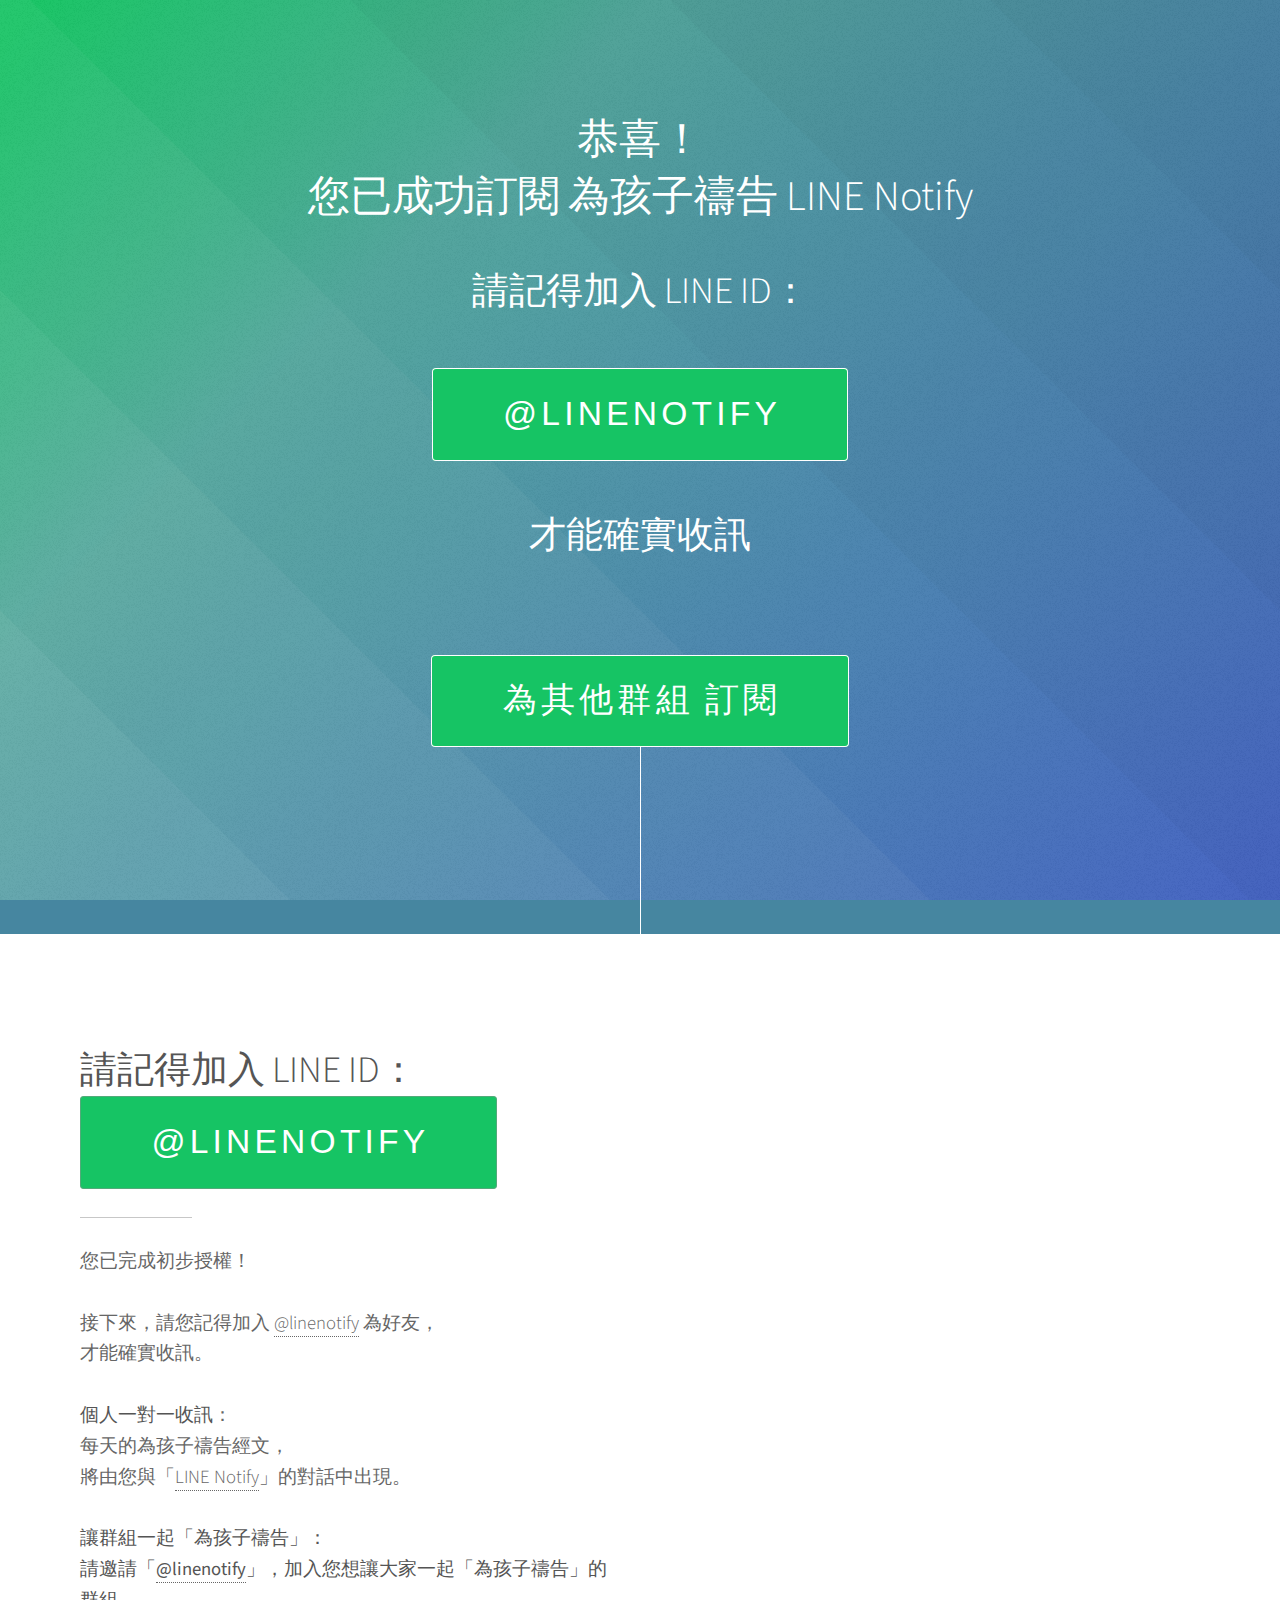
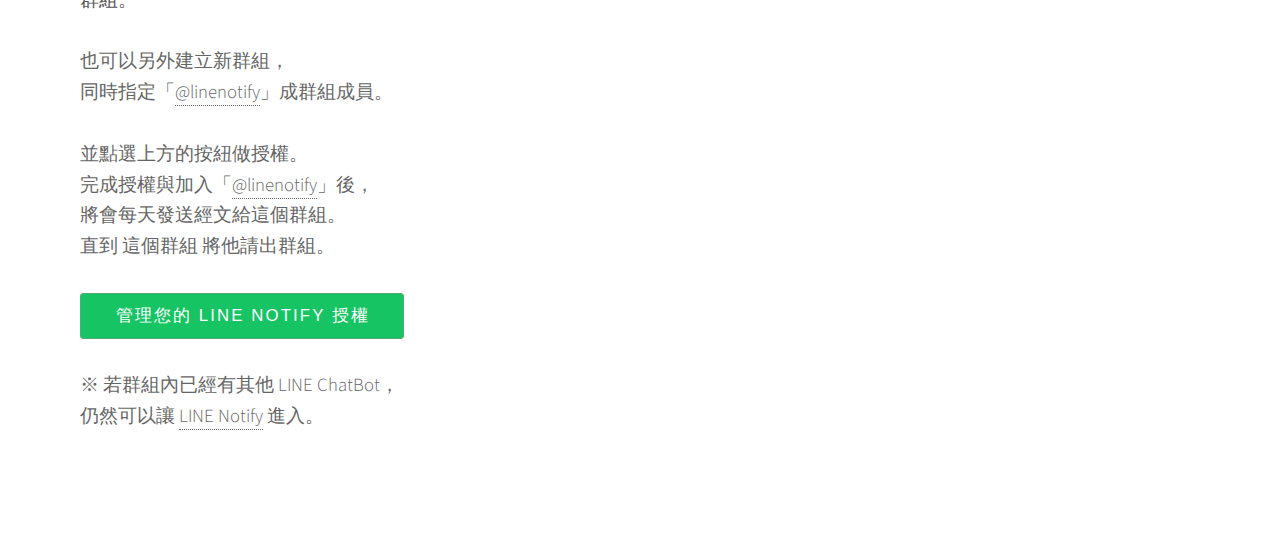
<file: ok.html>
<!DOCTYPE HTML>
<!--
	Photon by HTML5 UP
	html5up.net | @ajlkn
	Free for personal and commercial use under the CCA 3.0 license (html5up.net/license)
-->
<html>
	<head>
		<title>恭喜，您已成功訂閱 為孩子禱告 LINE Notify！ 每日訊息</title>
		<meta charset="utf-8" />
		<meta name="viewport" content="width=device-width, initial-scale=1, user-scalable=no" />
		<link rel="stylesheet" href="assets/css/main.css" />
		<noscript><link rel="stylesheet" href="assets/css/noscript.css" /></noscript>
	</head>
	<body class="is-preload">

		<!-- Header -->
			<section id="header">
				<div class="inner">
<!-- 					<span class="icon major fa-cloud"></span> -->
					<h1>恭喜！<br>您已成功訂閱 為孩子禱告 LINE Notify</p>
					<h2>請記得加入 LINE ID：<br /><br />
								<button style="color:#ffffff !important;;" onclick="location.href = 'https://line.me/R/ti/p/@linenotify'">@linenotify</button> <br/><br />才能確實收訊
					<ul class="actions special">
						<li><a href="https://notify-bot.line.me/oauth/authorize?response_type=code&client_id=87AQ3E0drt9209s0mYpYzl&redirect_uri=https%3A%2F%2Fscript.google.com%2Fmacros%2Fs%2FAKfycbxoTV8M7fQr5wFQiJRCEwcz5APEo0eHxBZ9UWFdkde3B9mqX6A%2Fexec&scope=notify&state=pw20190321_again" target="_blank" class="button scrolly">為其他群組 訂閱</a></li>
						<!-- <li><a href="#one" class="button scrolly">Discover</a></li> -->

					</ul>
				</div>
			</section>

		<!-- One -->
			<section id="one" class="main style1">
				<div class="container">
					<div class="row gtr-150">
						<div class="col-6 col-12-medium">
							<header class="major">
								<h2>請記得加入 LINE ID：<br />
								<button style="color:#ffffff !important;;" onclick="location.href = 'https://line.me/R/ti/p/@linenotify'">@linenotify</button> </h2>
							</header>
							<p>您已完成初步授權！<br /><br />
							接下來，請您記得加入 <a href="https://line.me/R/ti/p/@linenotify">@linenotify</a> 為好友，<br />才能確實收訊。<br /><br />
							<b>個人一對一收訊</b>：<br />
							每天的為孩子禱告經文，<br />
將由您與「<a href="https://line.me/R/ti/p/@linenotify">LINE Notify</a>」的對話中出現。<br />
<br />
<b>讓群組一起「為孩子禱告」：</b><br />
<b>請邀請「<a href="https://line.me/R/ti/p/@linenotify">@linenotify</a>」，加入您想讓大家一起「為孩子禱告」的群組。</b><br />
<br />
也可以另外建立新群組，<br />同時指定「<a href="https://line.me/R/ti/p/@linenotify">@linenotify</a>」成群組成員。<br />
<br />
並點選上方的按紐做授權。
<br />
完成授權與加入「<a href="https://line.me/R/ti/p/@linenotify">@linenotify</a>」後，<br />
將會每天發送經文給這個群組。<br />
直到 這個群組 將他請出群組。
<br /><br />
<button style="color:#ffffff !important;" onclick="window.open('https://notify-bot.line.me/my/', '_blank');"><b style="color:#ffffff !important;">管理您的 LINE Notify 授權</b></button>
<br /><br />
※ 若群組內已經有其他 LINE ChatBot，<br />
仍然可以讓 <a href="https://line.me/R/ti/p/@linenotify">LINE Notify</a> 進入。
<br />
</p>
						</div>
<!-- 						<div class="col-6 col-12-medium imp-medium">
							<span class="image fit"><img src="images/pic01.jpg" alt="" /></span>
						</div> -->
					</div>
				</div>
			</section>

		<!-- Two -->
<!-- 			<section id="two" class="main style2">
				<div class="container">
					<div class="row gtr-150">
						<div class="col-6 col-12-medium">
							<ul class="major-icons">
								<li><span class="icon style1 major fa-code"></span></li>
								<li><span class="icon style2 major fa-bolt"></span></li>
								<li><span class="icon style3 major fa-camera-retro"></span></li>
								<li><span class="icon style4 major fa-cog"></span></li>
								<li><span class="icon style5 major fa-desktop"></span></li>
								<li><span class="icon style6 major fa-calendar"></span></li>
							</ul>
						</div>
						<div class="col-6 col-12-medium">
							<header class="major">
								<h2>Lorem ipsum dolor adipiscing<br />
								amet dolor consequat</h2>
							</header>
							<p>Adipiscing a commodo ante nunc accumsan interdum mi ante adipiscing. A nunc lobortis non nisl amet vis volutpat aclacus nascetur ac non. Lorem curae eu ante amet sapien in tempus ac. Adipiscing id accumsan adipiscing ipsum.</p>
							<p>Blandit faucibus proin. Ac aliquam integer adipiscing enim non praesent vis commodo nunc phasellus cubilia ac risus accumsan. Accumsan blandit. Lobortis phasellus non lobortis dit varius mi varius accumsan lobortis. Blandit ante aliquam lacinia lorem lobortis semper morbi col faucibus vitae integer placerat accumsan orci eu mi odio tempus adipiscing adipiscing adipiscing curae consequat feugiat etiam dolore.</p>
							<p>Adipiscing a commodo ante nunc accumsan interdum mi ante adipiscing. A nunc lobortis non nisl amet vis volutpat aclacus nascetur ac non. Lorem curae eu ante amet sapien in tempus ac. Adipiscing id accumsan adipiscing ipsum.</p>
						</div>
					</div>
				</div>
			</section> -->

		<!-- Three -->
<!-- 			<section id="three" class="main style1 special">
				<div class="container">
					<header class="major">
						<h2>Adipiscing amet consequat</h2>
					</header>
					<p>Ante nunc accumsan et aclacus nascetur ac ante amet sapien sed.</p>
					<div class="row gtr-150">
						<div class="col-4 col-12-medium">
							<span class="image fit"><img src="images/pic02.jpg" alt="" /></span>
							<h3>Magna feugiat lorem</h3>
							<p>Adipiscing a commodo ante nunc magna lorem et interdum mi ante nunc lobortis non amet vis sed volutpat et nascetur.</p>
							<ul class="actions special">
								<li><a href="#" class="button">More</a></li>
							</ul>
						</div>
						<div class="col-4 col-12-medium">
							<span class="image fit"><img src="images/pic03.jpg" alt="" /></span>
							<h3>Magna feugiat lorem</h3>
							<p>Adipiscing a commodo ante nunc magna lorem et interdum mi ante nunc lobortis non amet vis sed volutpat et nascetur.</p>
							<ul class="actions special">
								<li><a href="#" class="button">More</a></li>
							</ul>
						</div>
						<div class="col-4 col-12-medium">
							<span class="image fit"><img src="images/pic04.jpg" alt="" /></span>
							<h3>Magna feugiat lorem</h3>
							<p>Adipiscing a commodo ante nunc magna lorem et interdum mi ante nunc lobortis non amet vis sed volutpat et nascetur.</p>
							<ul class="actions special">
								<li><a href="#" class="button">More</a></li>
							</ul>
						</div>
					</div>
				</div>
			</section> -->

		<!-- Four -->
<!-- 			<section id="four" class="main style2 special">
				<div class="container">
					<header class="major">
						<h2>Ipsum feugiat consequat?</h2>
					</header>
					<p>Sed lacus nascetur ac ante amet sapien.</p>
					<ul class="actions special">
						<li><a href="#" class="button wide primary">Sign Up</a></li>
						<li><a href="#" class="button wide">Learn More</a></li>
					</ul>
				</div>
			</section> -->

		<!-- Five -->
		<!--
			<section id="five" class="main style1">
				<div class="container">
					<header class="major special">
						<h2>Elements</h2>
					</header>

					<section>
						<h4>Text</h4>
						<p>This is <b>bold</b> and this is <strong>strong</strong>. This is <i>italic</i> and this is <em>emphasized</em>.
						This is <sup>superscript</sup> text and this is <sub>subscript</sub> text.
						This is <u>underlined</u> and this is code: <code>for (;;) { ... }</code>. Finally, <a href="#">this is a link</a>.</p>
						<hr />
						<header>
							<h4>Heading with a Subtitle</h4>
							<p>Lorem ipsum dolor sit amet nullam id egestas urna aliquam</p>
						</header>
						<p>Nunc lacinia ante nunc ac lobortis. Interdum adipiscing gravida odio porttitor sem non mi integer non faucibus ornare mi ut ante amet placerat aliquet. Volutpat eu sed ante lacinia sapien lorem accumsan varius montes viverra nibh in adipiscing blandit tempus accumsan.</p>
						<header>
							<h5>Heading with a Subtitle</h5>
							<p>Lorem ipsum dolor sit amet nullam id egestas urna aliquam</p>
						</header>
						<p>Nunc lacinia ante nunc ac lobortis. Interdum adipiscing gravida odio porttitor sem non mi integer non faucibus ornare mi ut ante amet placerat aliquet. Volutpat eu sed ante lacinia sapien lorem accumsan varius montes viverra nibh in adipiscing blandit tempus accumsan.</p>
						<hr />
						<h2>Heading Level 2</h2>
						<h3>Heading Level 3</h3>
						<h4>Heading Level 4</h4>
						<h5>Heading Level 5</h5>
						<h6>Heading Level 6</h6>
						<hr />
						<h5>Blockquote</h5>
						<blockquote>Fringilla nisl. Donec accumsan interdum nisi, quis tincidunt felis sagittis eget tempus euismod. Vestibulum ante ipsum primis in faucibus vestibulum. Blandit adipiscing eu felis iaculis volutpat ac adipiscing accumsan faucibus. Vestibulum ante ipsum primis in faucibus lorem ipsum dolor sit amet nullam adipiscing eu felis.</blockquote>
						<h5>Preformatted</h5>
						<pre><code>i = 0;

while (!deck.isInOrder()) {
print 'Iteration ' + i;
deck.shuffle();
i++;
}

print 'It took ' + i + ' iterations to sort the deck.';</code></pre>
					</section>

					<section>
						<h4>Lists</h4>
						<div class="row">
							<div class="col-6 col-12-medium">
								<h5>Unordered</h5>
								<ul>
									<li>Dolor pulvinar etiam.</li>
									<li>Sagittis adipiscing.</li>
									<li>Felis enim feugiat.</li>
								</ul>
								<h5>Alternate</h5>
								<ul class="alt">
									<li>Dolor pulvinar etiam.</li>
									<li>Sagittis adipiscing.</li>
									<li>Felis enim feugiat.</li>
								</ul>
							</div>
							<div class="col-6 col-12-medium">
								<h5>Ordered</h5>
								<ol>
									<li>Dolor pulvinar etiam.</li>
									<li>Etiam vel felis viverra.</li>
									<li>Felis enim feugiat.</li>
									<li>Dolor pulvinar etiam.</li>
									<li>Etiam vel felis lorem.</li>
									<li>Felis enim et feugiat.</li>
								</ol>
								<h5>Icons</h5>
								<ul class="icons">
									<li><a href="#" class="icon fa-twitter"><span class="label">Twitter</span></a></li>
									<li><a href="#" class="icon fa-facebook"><span class="label">Facebook</span></a></li>
									<li><a href="#" class="icon fa-instagram"><span class="label">Instagram</span></a></li>
									<li><a href="#" class="icon fa-github"><span class="label">Github</span></a></li>
								</ul>
							</div>
						</div>
						<h5>Actions</h5>
						<div class="row">
							<div class="col-6 col-12-medium">
								<ul class="actions">
									<li><a href="#" class="button primary">Default</a></li>
									<li><a href="#" class="button">Default</a></li>
								</ul>
								<ul class="actions small">
									<li><a href="#" class="button primary small">Small</a></li>
									<li><a href="#" class="button small">Small</a></li>
								</ul>
								<ul class="actions stacked">
									<li><a href="#" class="button primary">Default</a></li>
									<li><a href="#" class="button">Default</a></li>
								</ul>
								<ul class="actions stacked">
									<li><a href="#" class="button primary small">Small</a></li>
									<li><a href="#" class="button small">Small</a></li>
								</ul>
							</div>
							<div class="col-6 col-12-medium">
								<ul class="actions stacked">
									<li><a href="#" class="button primary fit">Default</a></li>
									<li><a href="#" class="button fit">Default</a></li>
								</ul>
								<ul class="actions stacked">
									<li><a href="#" class="button primary small fit">Small</a></li>
									<li><a href="#" class="button small fit">Small</a></li>
								</ul>
							</div>
						</div>
					</section>

					<section>
						<h4>Table</h4>
						<h5>Default</h5>
						<div class="table-wrapper">
							<table>
								<thead>
									<tr>
										<th>Name</th>
										<th>Description</th>
										<th>Price</th>
									</tr>
								</thead>
								<tbody>
									<tr>
										<td>Item One</td>
										<td>Ante turpis integer aliquet porttitor.</td>
										<td>29.99</td>
									</tr>
									<tr>
										<td>Item Two</td>
										<td>Vis ac commodo adipiscing arcu aliquet.</td>
										<td>19.99</td>
									</tr>
									<tr>
										<td>Item Three</td>
										<td> Morbi faucibus arcu accumsan lorem.</td>
										<td>29.99</td>
									</tr>
									<tr>
										<td>Item Four</td>
										<td>Vitae integer tempus condimentum.</td>
										<td>19.99</td>
									</tr>
									<tr>
										<td>Item Five</td>
										<td>Ante turpis integer aliquet porttitor.</td>
										<td>29.99</td>
									</tr>
								</tbody>
								<tfoot>
									<tr>
										<td colspan="2"></td>
										<td>100.00</td>
									</tr>
								</tfoot>
							</table>
						</div>

						<h5>Alternate</h5>
						<div class="table-wrapper">
							<table class="alt">
								<thead>
									<tr>
										<th>Name</th>
										<th>Description</th>
										<th>Price</th>
									</tr>
								</thead>
								<tbody>
									<tr>
										<td>Item One</td>
										<td>Ante turpis integer aliquet porttitor.</td>
										<td>29.99</td>
									</tr>
									<tr>
										<td>Item Two</td>
										<td>Vis ac commodo adipiscing arcu aliquet.</td>
										<td>19.99</td>
									</tr>
									<tr>
										<td>Item Three</td>
										<td> Morbi faucibus arcu accumsan lorem.</td>
										<td>29.99</td>
									</tr>
									<tr>
										<td>Item Four</td>
										<td>Vitae integer tempus condimentum.</td>
										<td>19.99</td>
									</tr>
									<tr>
										<td>Item Five</td>
										<td>Ante turpis integer aliquet porttitor.</td>
										<td>29.99</td>
									</tr>
								</tbody>
								<tfoot>
									<tr>
										<td colspan="2"></td>
										<td>100.00</td>
									</tr>
								</tfoot>
							</table>
						</div>
					</section>

					<section>
						<h4>Buttons</h4>
						<ul class="actions">
							<li><a href="#" class="button primary">Primary</a></li>
							<li><a href="#" class="button">Default</a></li>
						</ul>
						<ul class="actions">
							<li><a href="#" class="button large">Large</a></li>
							<li><a href="#" class="button">Default</a></li>
							<li><a href="#" class="button small">Small</a></li>
						</ul>
						<ul class="actions fit">
							<li><a href="#" class="button fit">Fit</a></li>
							<li><a href="#" class="button primary fit">Fit</a></li>
							<li><a href="#" class="button fit">Fit</a></li>
						</ul>
						<ul class="actions fit small">
							<li><a href="#" class="button primary fit small">Fit + Small</a></li>
							<li><a href="#" class="button fit small">Fit + Small</a></li>
							<li><a href="#" class="button primary fit small">Fit + Small</a></li>
						</ul>
						<ul class="actions">
							<li><a href="#" class="button primary icon fa-download">Icon</a></li>
							<li><a href="#" class="button icon fa-download">Icon</a></li>
						</ul>
						<ul class="actions">
							<li><span class="button primary disabled">Disabled</span></li>
							<li><span class="button disabled">Disabled</span></li>
						</ul>
					</section>

					<section>
						<h4>Form</h4>
						<form method="post" action="#">
							<div class="row gtr-uniform gtr-50">
								<div class="col-6 col-12-xsmall">
									<input type="text" name="demo-name" id="demo-name" value="" placeholder="Name" />
								</div>
								<div class="col-6 col-12-xsmall">
									<input type="email" name="demo-email" id="demo-email" value="" placeholder="Email" />
								</div>
								<div class="col-12">
									<select name="demo-category" id="demo-category">
										<option value="">- Category -</option>
										<option value="1">Manufacturing</option>
										<option value="1">Shipping</option>
										<option value="1">Administration</option>
										<option value="1">Human Resources</option>
									</select>
								</div>
								<div class="col-4 col-12-small">
									<input type="radio" id="demo-priority-low" name="demo-priority" checked>
									<label for="demo-priority-low">Low</label>
								</div>
								<div class="col-4 col-12-small">
									<input type="radio" id="demo-priority-normal" name="demo-priority">
									<label for="demo-priority-normal">Normal</label>
								</div>
								<div class="col-4 col-12-small">
									<input type="radio" id="demo-priority-high" name="demo-priority">
									<label for="demo-priority-high">High</label>
								</div>
								<div class="col-6 col-12-small">
									<input type="checkbox" id="demo-copy" name="demo-copy">
									<label for="demo-copy">Email me a copy</label>
								</div>
								<div class="col-6 col-12-small">
									<input type="checkbox" id="demo-human" name="demo-human" checked>
									<label for="demo-human">Not a robot</label>
								</div>
								<div class="col-12">
									<textarea name="demo-message" id="demo-message" placeholder="Enter your message" rows="6"></textarea>
								</div>
								<div class="col-12">
									<ul class="actions">
										<li><input type="submit" value="Send Message" class="primary" /></li>
										<li><input type="reset" value="Reset" /></li>
									</ul>
								</div>
							</div>
						</form>
					</section>

					<section>
						<h4>Image</h4>
						<h5>Fit</h5>
						<div class="box alt">
							<div class="row gtr-uniform gtr-50">
								<div class="col-12"><span class="image fit"><img src="images/pic06.jpg" alt="" /></span></div>
								<div class="col-4"><span class="image fit"><img src="images/pic02.jpg" alt="" /></span></div>
								<div class="col-4"><span class="image fit"><img src="images/pic03.jpg" alt="" /></span></div>
								<div class="col-4"><span class="image fit"><img src="images/pic04.jpg" alt="" /></span></div>
								<div class="col-4"><span class="image fit"><img src="images/pic03.jpg" alt="" /></span></div>
								<div class="col-4"><span class="image fit"><img src="images/pic04.jpg" alt="" /></span></div>
								<div class="col-4"><span class="image fit"><img src="images/pic02.jpg" alt="" /></span></div>
								<div class="col-4"><span class="image fit"><img src="images/pic04.jpg" alt="" /></span></div>
								<div class="col-4"><span class="image fit"><img src="images/pic02.jpg" alt="" /></span></div>
								<div class="col-4"><span class="image fit"><img src="images/pic03.jpg" alt="" /></span></div>
							</div>
						</div>
						<h5>Left &amp; Right</h5>
						<p><span class="image left"><img src="images/pic05.jpg" alt="" /></span>Fringilla nisl. Donec accumsan interdum nisi, quis tincidunt felis sagittis eget. tempus euismod. Vestibulum ante ipsum primis in faucibus vestibulum. Blandit adipiscing eu felis iaculis volutpat ac adipiscing accumsan eu faucibus. Integer ac pellentesque praesent tincidunt felis sagittis eget. tempus euismod. Vestibulum ante ipsum primis in faucibus vestibulum. Blandit adipiscing eu felis iaculis volutpat ac adipiscing accumsan eu faucibus. Integer ac pellentesque praesent. Donec accumsan interdum nisi, quis tincidunt felis sagittis eget. tempus euismod. Vestibulum ante ipsum primis in faucibus vestibulum. Blandit adipiscing eu felis iaculis volutpat ac adipiscing accumsan eu faucibus. Integer ac pellentesque praesent tincidunt felis sagittis eget. tempus euismod. Vestibulum ante ipsum primis in faucibus vestibulum. Blandit adipiscing eu felis iaculis volutpat ac adipiscing accumsan eu faucibus. Integer ac pellentesque praesent. Blandit adipiscing eu felis iaculis volutpat ac adipiscing accumsan eu faucibus. Integer ac pellentesque praesent tincidunt felis sagittis eget. tempus euismod. Vestibulum ante ipsum primis in faucibus vestibulum. Blandit adipiscing eu felis iaculis volutpat ac adipiscing accumsan eu faucibus. Integer ac pellentesque praesent.</p>
						<p><span class="image right"><img src="images/pic05.jpg" alt="" /></span>Fringilla nisl. Donec accumsan interdum nisi, quis tincidunt felis sagittis eget. tempus euismod. Vestibulum ante ipsum primis in faucibus vestibulum. Blandit adipiscing eu felis iaculis volutpat ac adipiscing accumsan eu faucibus. Integer ac pellentesque praesent tincidunt felis sagittis eget. tempus euismod. Vestibulum ante ipsum primis in faucibus vestibulum. Blandit adipiscing eu felis iaculis volutpat ac adipiscing accumsan eu faucibus. Integer ac pellentesque praesent. Donec accumsan interdum nisi, quis tincidunt felis sagittis eget. tempus euismod. Vestibulum ante ipsum primis in faucibus vestibulum. Blandit adipiscing eu felis iaculis volutpat ac adipiscing accumsan eu faucibus. Integer ac pellentesque praesent tincidunt felis sagittis eget. tempus euismod. Vestibulum ante ipsum primis in faucibus vestibulum. Blandit adipiscing eu felis iaculis volutpat ac adipiscing accumsan eu faucibus. Integer ac pellentesque praesent. Blandit adipiscing eu felis iaculis volutpat ac adipiscing accumsan eu faucibus. Integer ac pellentesque praesent tincidunt felis sagittis eget. tempus euismod. Vestibulum ante ipsum primis in faucibus vestibulum. Blandit adipiscing eu felis iaculis volutpat ac adipiscing accumsan eu faucibus. Integer ac pellentesque praesent.</p>
					</section>

				</div>
			</section>
		-->

		<!-- Footer -->
<!-- 			<section id="footer">
				<ul class="icons">
					<li><a href="#" class="icon alt fa-twitter"><span class="label">Twitter</span></a></li>
					<li><a href="#" class="icon alt fa-facebook"><span class="label">Facebook</span></a></li>
					<li><a href="#" class="icon alt fa-instagram"><span class="label">Instagram</span></a></li>
					<li><a href="#" class="icon alt fa-github"><span class="label">GitHub</span></a></li>
					<li><a href="#" class="icon alt fa-envelope"><span class="label">Email</span></a></li>
				</ul>
				<ul class="copyright">
					<li>&copy; Untitled</li><li>Design: <a href="http://html5up.net">HTML5 UP</a></li>
				</ul>
			</section> -->

		<!-- Scripts -->
			<script src="assets/js/jquery.min.js"></script>
			<script src="assets/js/jquery.scrolly.min.js"></script>
			<script src="assets/js/browser.min.js"></script>
			<script src="assets/js/breakpoints.min.js"></script>
			<script src="assets/js/util.js"></script>
			<script src="assets/js/main.js"></script>

	</body>
</html>
</file>
<file: assets/css/noscript.css>
/*
	Photon by HTML5 UP
	html5up.net | @ajlkn
	Free for personal and commercial use under the CCA 3.0 license (html5up.net/license)
*/

/* Header */

	body.is-preload #header .inner {
		-moz-transform: none;
		-webkit-transform: none;
		-ms-transform: none;
		transform: none;
		opacity: 1;
	}

		body.is-preload #header .inner .actions {
			-moz-transform: none;
			-webkit-transform: none;
			-ms-transform: none;
			transform: none;
			opacity: 1;
		}

	body.is-preload #header:after {
		opacity: 0;
	}
</file>
<file: assets/css/main.css>
@import url("font-awesome.min.css");
@import url("https://fonts.googleapis.com/css?family=Source+Sans+Pro:300,300italic,400,400italic");

/*
	Photon by HTML5 UP
	html5up.net | @ajlkn
	Free for personal and commercial use under the CCA 3.0 license (html5up.net/license)
*/

html, body, div, span, applet, object,
iframe, h1, h2, h3, h4, h5, h6, p, blockquote,
pre, a, abbr, acronym, address, big, cite,
code, del, dfn, em, img, ins, kbd, q, s, samp,
small, strike, strong, sub, sup, tt, var, b,
u, i, center, dl, dt, dd, ol, ul, li, fieldset,
form, label, legend, table, caption, tbody,
tfoot, thead, tr, th, td, article, aside,
canvas, details, embed, figure, figcaption,
footer, header, hgroup, menu, nav, output, ruby,
section, summary, time, mark, audio, video {
	margin: 0;
	padding: 0;
	border: 0;
	font-size: 100%;
	font: inherit;
	vertical-align: baseline;}

article, aside, details, figcaption, figure,
footer, header, hgroup, menu, nav, section {
	display: block;}

body {
	line-height: 1;
}

ol, ul {
	list-style: none;
}

blockquote, q {
	quotes: none;
}

	blockquote:before, blockquote:after, q:before, q:after {
		content: '';
		content: none;
	}

table {
	border-collapse: collapse;
	border-spacing: 0;
}

body {
	-webkit-text-size-adjust: none;
}

mark {
	background-color: transparent;
	color: inherit;
}

input::-moz-focus-inner {
	border: 0;
	padding: 0;
}

input, select, textarea {
	-moz-appearance: none;
	-webkit-appearance: none;
	-ms-appearance: none;
	appearance: none;
}

/* Basic */

	html {
		box-sizing: border-box;
	}

	*, *:before, *:after {
		box-sizing: inherit;
	}

	body {
		background: #fff;
	}

		body.is-preload *, body.is-preload *:before, body.is-preload *:after {
			-moz-animation: none !important;
			-webkit-animation: none !important;
			-ms-animation: none !important;
			animation: none !important;
			-moz-transition: none !important;
			-webkit-transition: none !important;
			-ms-transition: none !important;
			transition: none !important;
		}

	body, input, select, textarea {
		color: #666;
		font-family: "Source Sans Pro", Helvetica, sans-serif;
		font-size: 16pt;
		font-weight: 300;
		line-height: 1.65em;
	}

	a {
		-moz-transition: color 0.2s ease-in-out, border-color 0.2s ease-in-out;
		-webkit-transition: color 0.2s ease-in-out, border-color 0.2s ease-in-out;
		-ms-transition: color 0.2s ease-in-out, border-color 0.2s ease-in-out;
		transition: color 0.2s ease-in-out, border-color 0.2s ease-in-out;
		border-bottom: dotted 1px #666;
		color: inherit;
		text-decoration: none;
	}

		a:hover {
			border-bottom-color: transparent !important;
			color: #6bd4c8;
		}

	strong, b {
		color: #555;
		font-weight: 400;
	}

	em, i {
		font-style: italic;
	}

	p {
		margin: 0 0 2em 0;
	}

	h1, h2, h3, h4, h5, h6 {
		color: #555;
		line-height: 1em;
		margin: 0 0 1em 0;
	}

		h1 a, h2 a, h3 a, h4 a, h5 a, h6 a {
			color: inherit;
			text-decoration: none;
		}

	h1 {
		font-size: 2.25em;
		line-height: 1.35em;
	}

	h2 {
		font-size: 2em;
		line-height: 1.35em;
	}

	h3 {
		font-size: 1.35em;
		line-height: 1.5em;
	}

	h4 {
		font-size: 1.25em;
		line-height: 1.5em;
	}

	h5 {
		font-size: 0.9em;
		line-height: 1.5em;
	}

	h6 {
		font-size: 0.7em;
		line-height: 1.5em;
	}

	sub {
		font-size: 0.8em;
		position: relative;
		top: 0.5em;
	}

	sup {
		font-size: 0.8em;
		position: relative;
		top: -0.5em;
	}

	hr {
		border: 0;
		border-bottom: solid 1px rgba(144, 144, 144, 0.5);
		margin: 2em 0;
	}

		hr.major {
			margin: 3em 0;
		}

	blockquote {
		border-left: solid 4px rgba(144, 144, 144, 0.5);
		font-style: italic;
		margin: 0 0 2em 0;
		padding: 0.5em 0 0.5em 2em;
	}

	code {
		background: rgba(144, 144, 144, 0.075);
		border-radius: 4px;
		border: solid 1px rgba(144, 144, 144, 0.5);
		font-family: "Courier New", monospace;
		font-size: 0.9em;
		margin: 0 0.25em;
		padding: 0.25em 0.65em;
	}

	pre {
		-webkit-overflow-scrolling: touch;
		font-family: "Courier New", monospace;
		font-size: 0.9em;
		margin: 0 0 2em 0;
	}

		pre code {
			display: block;
			line-height: 1.75em;
			padding: 1em 1.5em;
			overflow-x: auto;
		}

	.align-left {
		text-align: left;
	}

	.align-center {
		text-align: center;
	}

	.align-right {
		text-align: right;
	}

/* Container */

	.container {
		margin: 0 auto;
		max-width: calc(100% - 4em);
		width: 60em;
	}

		.container.xsmall {
			width: 15em;
		}

		.container.small {
			width: 30em;
		}

		.container.medium {
			width: 45em;
		}

		.container.large {
			width: 75em;
		}

		.container.xlarge {
			width: 90em;
		}

		.container.max {
			width: 100%;
		}

		@media screen and (max-width: 980px) {

			.container {
				max-width: 100% !important;
				width: 100% !important;
			}

		}

		@media screen and (max-width: 480px) {

			.container {
				max-width: calc(100% - 3em);
			}

		}

/* Row */

	.row {
		display: flex;
		flex-wrap: wrap;
		box-sizing: border-box;
		align-items: stretch;
	}

		.row > * {
			box-sizing: border-box;
		}

		.row.gtr-uniform > * > :last-child {
			margin-bottom: 0;
		}

		.row.aln-left {
			justify-content: flex-start;
		}

		.row.aln-center {
			justify-content: center;
		}

		.row.aln-right {
			justify-content: flex-end;
		}

		.row.aln-top {
			align-items: flex-start;
		}

		.row.aln-middle {
			align-items: center;
		}

		.row.aln-bottom {
			align-items: flex-end;
		}

		.row > .imp {
			order: -1;
		}

		.row > .col-1 {
			width: 8.3333333333%;
		}

		.row > .off-1 {
			margin-left: 8.3333333333%;
		}

		.row > .col-2 {
			width: 16.6666666667%;
		}

		.row > .off-2 {
			margin-left: 16.6666666667%;
		}

		.row > .col-3 {
			width: 25%;
		}

		.row > .off-3 {
			margin-left: 25%;
		}

		.row > .col-4 {
			width: 33.3333333333%;
		}

		.row > .off-4 {
			margin-left: 33.3333333333%;
		}

		.row > .col-5 {
			width: 41.6666666667%;
		}

		.row > .off-5 {
			margin-left: 41.6666666667%;
		}

		.row > .col-6 {
			width: 50%;
		}

		.row > .off-6 {
			margin-left: 50%;
		}

		.row > .col-7 {
			width: 58.3333333333%;
		}

		.row > .off-7 {
			margin-left: 58.3333333333%;
		}

		.row > .col-8 {
			width: 66.6666666667%;
		}

		.row > .off-8 {
			margin-left: 66.6666666667%;
		}

		.row > .col-9 {
			width: 75%;
		}

		.row > .off-9 {
			margin-left: 75%;
		}

		.row > .col-10 {
			width: 83.3333333333%;
		}

		.row > .off-10 {
			margin-left: 83.3333333333%;
		}

		.row > .col-11 {
			width: 91.6666666667%;
		}

		.row > .off-11 {
			margin-left: 91.6666666667%;
		}

		.row > .col-12 {
			width: 100%;
		}

		.row > .off-12 {
			margin-left: 100%;
		}

		.row.gtr-0 {
			margin-top: 0;
			margin-left: 0em;
		}

			.row.gtr-0 > * {
				padding: 0 0 0 0em;
			}

			.row.gtr-0.gtr-uniform {
				margin-top: 0em;
			}

				.row.gtr-0.gtr-uniform > * {
					padding-top: 0em;
				}

		.row.gtr-25 {
			margin-top: 0;
			margin-left: -0.5em;
		}

			.row.gtr-25 > * {
				padding: 0 0 0 0.5em;
			}

			.row.gtr-25.gtr-uniform {
				margin-top: -0.5em;
			}

				.row.gtr-25.gtr-uniform > * {
					padding-top: 0.5em;
				}

		.row.gtr-50 {
			margin-top: 0;
			margin-left: -1em;
		}

			.row.gtr-50 > * {
				padding: 0 0 0 1em;
			}

			.row.gtr-50.gtr-uniform {
				margin-top: -1em;
			}

				.row.gtr-50.gtr-uniform > * {
					padding-top: 1em;
				}

		.row {
			margin-top: 0;
			margin-left: -2em;
		}

			.row > * {
				padding: 0 0 0 2em;
			}

			.row.gtr-uniform {
				margin-top: -2em;
			}

				.row.gtr-uniform > * {
					padding-top: 2em;
				}

		.row.gtr-150 {
			margin-top: 0;
			margin-left: -3em;
		}

			.row.gtr-150 > * {
				padding: 0 0 0 3em;
			}

			.row.gtr-150.gtr-uniform {
				margin-top: -3em;
			}

				.row.gtr-150.gtr-uniform > * {
					padding-top: 3em;
				}

		.row.gtr-200 {
			margin-top: 0;
			margin-left: -4em;
		}

			.row.gtr-200 > * {
				padding: 0 0 0 4em;
			}

			.row.gtr-200.gtr-uniform {
				margin-top: -4em;
			}

				.row.gtr-200.gtr-uniform > * {
					padding-top: 4em;
				}

		@media screen and (max-width: 1680px) {

			.row {
				display: flex;
				flex-wrap: wrap;
				box-sizing: border-box;
				align-items: stretch;
			}

				.row > * {
					box-sizing: border-box;
				}

				.row.gtr-uniform > * > :last-child {
					margin-bottom: 0;
				}

				.row.aln-left {
					justify-content: flex-start;
				}

				.row.aln-center {
					justify-content: center;
				}

				.row.aln-right {
					justify-content: flex-end;
				}

				.row.aln-top {
					align-items: flex-start;
				}

				.row.aln-middle {
					align-items: center;
				}

				.row.aln-bottom {
					align-items: flex-end;
				}

				.row > .imp-xlarge {
					order: -1;
				}

				.row > .col-1-xlarge {
					width: 8.3333333333%;
				}

				.row > .off-1-xlarge {
					margin-left: 8.3333333333%;
				}

				.row > .col-2-xlarge {
					width: 16.6666666667%;
				}

				.row > .off-2-xlarge {
					margin-left: 16.6666666667%;
				}

				.row > .col-3-xlarge {
					width: 25%;
				}

				.row > .off-3-xlarge {
					margin-left: 25%;
				}

				.row > .col-4-xlarge {
					width: 33.3333333333%;
				}

				.row > .off-4-xlarge {
					margin-left: 33.3333333333%;
				}

				.row > .col-5-xlarge {
					width: 41.6666666667%;
				}

				.row > .off-5-xlarge {
					margin-left: 41.6666666667%;
				}

				.row > .col-6-xlarge {
					width: 50%;
				}

				.row > .off-6-xlarge {
					margin-left: 50%;
				}

				.row > .col-7-xlarge {
					width: 58.3333333333%;
				}

				.row > .off-7-xlarge {
					margin-left: 58.3333333333%;
				}

				.row > .col-8-xlarge {
					width: 66.6666666667%;
				}

				.row > .off-8-xlarge {
					margin-left: 66.6666666667%;
				}

				.row > .col-9-xlarge {
					width: 75%;
				}

				.row > .off-9-xlarge {
					margin-left: 75%;
				}

				.row > .col-10-xlarge {
					width: 83.3333333333%;
				}

				.row > .off-10-xlarge {
					margin-left: 83.3333333333%;
				}

				.row > .col-11-xlarge {
					width: 91.6666666667%;
				}

				.row > .off-11-xlarge {
					margin-left: 91.6666666667%;
				}

				.row > .col-12-xlarge {
					width: 100%;
				}

				.row > .off-12-xlarge {
					margin-left: 100%;
				}

				.row.gtr-0 {
					margin-top: 0;
					margin-left: 0em;
				}

					.row.gtr-0 > * {
						padding: 0 0 0 0em;
					}

					.row.gtr-0.gtr-uniform {
						margin-top: 0em;
					}

						.row.gtr-0.gtr-uniform > * {
							padding-top: 0em;
						}

				.row.gtr-25 {
					margin-top: 0;
					margin-left: -0.5em;
				}

					.row.gtr-25 > * {
						padding: 0 0 0 0.5em;
					}

					.row.gtr-25.gtr-uniform {
						margin-top: -0.5em;
					}

						.row.gtr-25.gtr-uniform > * {
							padding-top: 0.5em;
						}

				.row.gtr-50 {
					margin-top: 0;
					margin-left: -1em;
				}

					.row.gtr-50 > * {
						padding: 0 0 0 1em;
					}

					.row.gtr-50.gtr-uniform {
						margin-top: -1em;
					}

						.row.gtr-50.gtr-uniform > * {
							padding-top: 1em;
						}

				.row {
					margin-top: 0;
					margin-left: -2em;
				}

					.row > * {
						padding: 0 0 0 2em;
					}

					.row.gtr-uniform {
						margin-top: -2em;
					}

						.row.gtr-uniform > * {
							padding-top: 2em;
						}

				.row.gtr-150 {
					margin-top: 0;
					margin-left: -3em;
				}

					.row.gtr-150 > * {
						padding: 0 0 0 3em;
					}

					.row.gtr-150.gtr-uniform {
						margin-top: -3em;
					}

						.row.gtr-150.gtr-uniform > * {
							padding-top: 3em;
						}

				.row.gtr-200 {
					margin-top: 0;
					margin-left: -4em;
				}

					.row.gtr-200 > * {
						padding: 0 0 0 4em;
					}

					.row.gtr-200.gtr-uniform {
						margin-top: -4em;
					}

						.row.gtr-200.gtr-uniform > * {
							padding-top: 4em;
						}

		}

		@media screen and (max-width: 1140px) {

			.row {
				display: flex;
				flex-wrap: wrap;
				box-sizing: border-box;
				align-items: stretch;
			}

				.row > * {
					box-sizing: border-box;
				}

				.row.gtr-uniform > * > :last-child {
					margin-bottom: 0;
				}

				.row.aln-left {
					justify-content: flex-start;
				}

				.row.aln-center {
					justify-content: center;
				}

				.row.aln-right {
					justify-content: flex-end;
				}

				.row.aln-top {
					align-items: flex-start;
				}

				.row.aln-middle {
					align-items: center;
				}

				.row.aln-bottom {
					align-items: flex-end;
				}

				.row > .imp-large {
					order: -1;
				}

				.row > .col-1-large {
					width: 8.3333333333%;
				}

				.row > .off-1-large {
					margin-left: 8.3333333333%;
				}

				.row > .col-2-large {
					width: 16.6666666667%;
				}

				.row > .off-2-large {
					margin-left: 16.6666666667%;
				}

				.row > .col-3-large {
					width: 25%;
				}

				.row > .off-3-large {
					margin-left: 25%;
				}

				.row > .col-4-large {
					width: 33.3333333333%;
				}

				.row > .off-4-large {
					margin-left: 33.3333333333%;
				}

				.row > .col-5-large {
					width: 41.6666666667%;
				}

				.row > .off-5-large {
					margin-left: 41.6666666667%;
				}

				.row > .col-6-large {
					width: 50%;
				}

				.row > .off-6-large {
					margin-left: 50%;
				}

				.row > .col-7-large {
					width: 58.3333333333%;
				}

				.row > .off-7-large {
					margin-left: 58.3333333333%;
				}

				.row > .col-8-large {
					width: 66.6666666667%;
				}

				.row > .off-8-large {
					margin-left: 66.6666666667%;
				}

				.row > .col-9-large {
					width: 75%;
				}

				.row > .off-9-large {
					margin-left: 75%;
				}

				.row > .col-10-large {
					width: 83.3333333333%;
				}

				.row > .off-10-large {
					margin-left: 83.3333333333%;
				}

				.row > .col-11-large {
					width: 91.6666666667%;
				}

				.row > .off-11-large {
					margin-left: 91.6666666667%;
				}

				.row > .col-12-large {
					width: 100%;
				}

				.row > .off-12-large {
					margin-left: 100%;
				}

				.row.gtr-0 {
					margin-top: 0;
					margin-left: 0em;
				}

					.row.gtr-0 > * {
						padding: 0 0 0 0em;
					}

					.row.gtr-0.gtr-uniform {
						margin-top: 0em;
					}

						.row.gtr-0.gtr-uniform > * {
							padding-top: 0em;
						}

				.row.gtr-25 {
					margin-top: 0;
					margin-left: -0.5em;
				}

					.row.gtr-25 > * {
						padding: 0 0 0 0.5em;
					}

					.row.gtr-25.gtr-uniform {
						margin-top: -0.5em;
					}

						.row.gtr-25.gtr-uniform > * {
							padding-top: 0.5em;
						}

				.row.gtr-50 {
					margin-top: 0;
					margin-left: -1em;
				}

					.row.gtr-50 > * {
						padding: 0 0 0 1em;
					}

					.row.gtr-50.gtr-uniform {
						margin-top: -1em;
					}

						.row.gtr-50.gtr-uniform > * {
							padding-top: 1em;
						}

				.row {
					margin-top: 0;
					margin-left: -2em;
				}

					.row > * {
						padding: 0 0 0 2em;
					}

					.row.gtr-uniform {
						margin-top: -2em;
					}

						.row.gtr-uniform > * {
							padding-top: 2em;
						}

				.row.gtr-150 {
					margin-top: 0;
					margin-left: -3em;
				}

					.row.gtr-150 > * {
						padding: 0 0 0 3em;
					}

					.row.gtr-150.gtr-uniform {
						margin-top: -3em;
					}

						.row.gtr-150.gtr-uniform > * {
							padding-top: 3em;
						}

				.row.gtr-200 {
					margin-top: 0;
					margin-left: -4em;
				}

					.row.gtr-200 > * {
						padding: 0 0 0 4em;
					}

					.row.gtr-200.gtr-uniform {
						margin-top: -4em;
					}

						.row.gtr-200.gtr-uniform > * {
							padding-top: 4em;
						}

		}

		@media screen and (max-width: 980px) {

			.row {
				display: flex;
				flex-wrap: wrap;
				box-sizing: border-box;
				align-items: stretch;
			}

				.row > * {
					box-sizing: border-box;
				}

				.row.gtr-uniform > * > :last-child {
					margin-bottom: 0;
				}

				.row.aln-left {
					justify-content: flex-start;
				}

				.row.aln-center {
					justify-content: center;
				}

				.row.aln-right {
					justify-content: flex-end;
				}

				.row.aln-top {
					align-items: flex-start;
				}

				.row.aln-middle {
					align-items: center;
				}

				.row.aln-bottom {
					align-items: flex-end;
				}

				.row > .imp-medium {
					order: -1;
				}

				.row > .col-1-medium {
					width: 8.3333333333%;
				}

				.row > .off-1-medium {
					margin-left: 8.3333333333%;
				}

				.row > .col-2-medium {
					width: 16.6666666667%;
				}

				.row > .off-2-medium {
					margin-left: 16.6666666667%;
				}

				.row > .col-3-medium {
					width: 25%;
				}

				.row > .off-3-medium {
					margin-left: 25%;
				}

				.row > .col-4-medium {
					width: 33.3333333333%;
				}

				.row > .off-4-medium {
					margin-left: 33.3333333333%;
				}

				.row > .col-5-medium {
					width: 41.6666666667%;
				}

				.row > .off-5-medium {
					margin-left: 41.6666666667%;
				}

				.row > .col-6-medium {
					width: 50%;
				}

				.row > .off-6-medium {
					margin-left: 50%;
				}

				.row > .col-7-medium {
					width: 58.3333333333%;
				}

				.row > .off-7-medium {
					margin-left: 58.3333333333%;
				}

				.row > .col-8-medium {
					width: 66.6666666667%;
				}

				.row > .off-8-medium {
					margin-left: 66.6666666667%;
				}

				.row > .col-9-medium {
					width: 75%;
				}

				.row > .off-9-medium {
					margin-left: 75%;
				}

				.row > .col-10-medium {
					width: 83.3333333333%;
				}

				.row > .off-10-medium {
					margin-left: 83.3333333333%;
				}

				.row > .col-11-medium {
					width: 91.6666666667%;
				}

				.row > .off-11-medium {
					margin-left: 91.6666666667%;
				}

				.row > .col-12-medium {
					width: 100%;
				}

				.row > .off-12-medium {
					margin-left: 100%;
				}

				.row.gtr-0 {
					margin-top: 0;
					margin-left: 0em;
				}

					.row.gtr-0 > * {
						padding: 0 0 0 0em;
					}

					.row.gtr-0.gtr-uniform {
						margin-top: 0em;
					}

						.row.gtr-0.gtr-uniform > * {
							padding-top: 0em;
						}

				.row.gtr-25 {
					margin-top: 0;
					margin-left: -0.5em;
				}

					.row.gtr-25 > * {
						padding: 0 0 0 0.5em;
					}

					.row.gtr-25.gtr-uniform {
						margin-top: -0.5em;
					}

						.row.gtr-25.gtr-uniform > * {
							padding-top: 0.5em;
						}

				.row.gtr-50 {
					margin-top: 0;
					margin-left: -1em;
				}

					.row.gtr-50 > * {
						padding: 0 0 0 1em;
					}

					.row.gtr-50.gtr-uniform {
						margin-top: -1em;
					}

						.row.gtr-50.gtr-uniform > * {
							padding-top: 1em;
						}

				.row {
					margin-top: 0;
					margin-left: -2em;
				}

					.row > * {
						padding: 0 0 0 2em;
					}

					.row.gtr-uniform {
						margin-top: -2em;
					}

						.row.gtr-uniform > * {
							padding-top: 2em;
						}

				.row.gtr-150 {
					margin-top: 0;
					margin-left: -3em;
				}

					.row.gtr-150 > * {
						padding: 0 0 0 3em;
					}

					.row.gtr-150.gtr-uniform {
						margin-top: -3em;
					}

						.row.gtr-150.gtr-uniform > * {
							padding-top: 3em;
						}

				.row.gtr-200 {
					margin-top: 0;
					margin-left: -4em;
				}

					.row.gtr-200 > * {
						padding: 0 0 0 4em;
					}

					.row.gtr-200.gtr-uniform {
						margin-top: -4em;
					}

						.row.gtr-200.gtr-uniform > * {
							padding-top: 4em;
						}

		}

		@media screen and (max-width: 736px) {

			.row {
				display: flex;
				flex-wrap: wrap;
				box-sizing: border-box;
				align-items: stretch;
			}

				.row > * {
					box-sizing: border-box;
				}

				.row.gtr-uniform > * > :last-child {
					margin-bottom: 0;
				}

				.row.aln-left {
					justify-content: flex-start;
				}

				.row.aln-center {
					justify-content: center;
				}

				.row.aln-right {
					justify-content: flex-end;
				}

				.row.aln-top {
					align-items: flex-start;
				}

				.row.aln-middle {
					align-items: center;
				}

				.row.aln-bottom {
					align-items: flex-end;
				}

				.row > .imp-small {
					order: -1;
				}

				.row > .col-1-small {
					width: 8.3333333333%;
				}

				.row > .off-1-small {
					margin-left: 8.3333333333%;
				}

				.row > .col-2-small {
					width: 16.6666666667%;
				}

				.row > .off-2-small {
					margin-left: 16.6666666667%;
				}

				.row > .col-3-small {
					width: 25%;
				}

				.row > .off-3-small {
					margin-left: 25%;
				}

				.row > .col-4-small {
					width: 33.3333333333%;
				}

				.row > .off-4-small {
					margin-left: 33.3333333333%;
				}

				.row > .col-5-small {
					width: 41.6666666667%;
				}

				.row > .off-5-small {
					margin-left: 41.6666666667%;
				}

				.row > .col-6-small {
					width: 50%;
				}

				.row > .off-6-small {
					margin-left: 50%;
				}

				.row > .col-7-small {
					width: 58.3333333333%;
				}

				.row > .off-7-small {
					margin-left: 58.3333333333%;
				}

				.row > .col-8-small {
					width: 66.6666666667%;
				}

				.row > .off-8-small {
					margin-left: 66.6666666667%;
				}

				.row > .col-9-small {
					width: 75%;
				}

				.row > .off-9-small {
					margin-left: 75%;
				}

				.row > .col-10-small {
					width: 83.3333333333%;
				}

				.row > .off-10-small {
					margin-left: 83.3333333333%;
				}

				.row > .col-11-small {
					width: 91.6666666667%;
				}

				.row > .off-11-small {
					margin-left: 91.6666666667%;
				}

				.row > .col-12-small {
					width: 100%;
				}

				.row > .off-12-small {
					margin-left: 100%;
				}

				.row.gtr-0 {
					margin-top: 0;
					margin-left: 0em;
				}

					.row.gtr-0 > * {
						padding: 0 0 0 0em;
					}

					.row.gtr-0.gtr-uniform {
						margin-top: 0em;
					}

						.row.gtr-0.gtr-uniform > * {
							padding-top: 0em;
						}

				.row.gtr-25 {
					margin-top: 0;
					margin-left: -0.5em;
				}

					.row.gtr-25 > * {
						padding: 0 0 0 0.5em;
					}

					.row.gtr-25.gtr-uniform {
						margin-top: -0.5em;
					}

						.row.gtr-25.gtr-uniform > * {
							padding-top: 0.5em;
						}

				.row.gtr-50 {
					margin-top: 0;
					margin-left: -1em;
				}

					.row.gtr-50 > * {
						padding: 0 0 0 1em;
					}

					.row.gtr-50.gtr-uniform {
						margin-top: -1em;
					}

						.row.gtr-50.gtr-uniform > * {
							padding-top: 1em;
						}

				.row {
					margin-top: 0;
					margin-left: -2em;
				}

					.row > * {
						padding: 0 0 0 2em;
					}

					.row.gtr-uniform {
						margin-top: -2em;
					}

						.row.gtr-uniform > * {
							padding-top: 2em;
						}

				.row.gtr-150 {
					margin-top: 0;
					margin-left: -3em;
				}

					.row.gtr-150 > * {
						padding: 0 0 0 3em;
					}

					.row.gtr-150.gtr-uniform {
						margin-top: -3em;
					}

						.row.gtr-150.gtr-uniform > * {
							padding-top: 3em;
						}

				.row.gtr-200 {
					margin-top: 0;
					margin-left: -4em;
				}

					.row.gtr-200 > * {
						padding: 0 0 0 4em;
					}

					.row.gtr-200.gtr-uniform {
						margin-top: -4em;
					}

						.row.gtr-200.gtr-uniform > * {
							padding-top: 4em;
						}

		}

		@media screen and (max-width: 480px) {

			.row {
				display: flex;
				flex-wrap: wrap;
				box-sizing: border-box;
				align-items: stretch;
			}

				.row > * {
					box-sizing: border-box;
				}

				.row.gtr-uniform > * > :last-child {
					margin-bottom: 0;
				}

				.row.aln-left {
					justify-content: flex-start;
				}

				.row.aln-center {
					justify-content: center;
				}

				.row.aln-right {
					justify-content: flex-end;
				}

				.row.aln-top {
					align-items: flex-start;
				}

				.row.aln-middle {
					align-items: center;
				}

				.row.aln-bottom {
					align-items: flex-end;
				}

				.row > .imp-xsmall {
					order: -1;
				}

				.row > .col-1-xsmall {
					width: 8.3333333333%;
				}

				.row > .off-1-xsmall {
					margin-left: 8.3333333333%;
				}

				.row > .col-2-xsmall {
					width: 16.6666666667%;
				}

				.row > .off-2-xsmall {
					margin-left: 16.6666666667%;
				}

				.row > .col-3-xsmall {
					width: 25%;
				}

				.row > .off-3-xsmall {
					margin-left: 25%;
				}

				.row > .col-4-xsmall {
					width: 33.3333333333%;
				}

				.row > .off-4-xsmall {
					margin-left: 33.3333333333%;
				}

				.row > .col-5-xsmall {
					width: 41.6666666667%;
				}

				.row > .off-5-xsmall {
					margin-left: 41.6666666667%;
				}

				.row > .col-6-xsmall {
					width: 50%;
				}

				.row > .off-6-xsmall {
					margin-left: 50%;
				}

				.row > .col-7-xsmall {
					width: 58.3333333333%;
				}

				.row > .off-7-xsmall {
					margin-left: 58.3333333333%;
				}

				.row > .col-8-xsmall {
					width: 66.6666666667%;
				}

				.row > .off-8-xsmall {
					margin-left: 66.6666666667%;
				}

				.row > .col-9-xsmall {
					width: 75%;
				}

				.row > .off-9-xsmall {
					margin-left: 75%;
				}

				.row > .col-10-xsmall {
					width: 83.3333333333%;
				}

				.row > .off-10-xsmall {
					margin-left: 83.3333333333%;
				}

				.row > .col-11-xsmall {
					width: 91.6666666667%;
				}

				.row > .off-11-xsmall {
					margin-left: 91.6666666667%;
				}

				.row > .col-12-xsmall {
					width: 100%;
				}

				.row > .off-12-xsmall {
					margin-left: 100%;
				}

				.row.gtr-0 {
					margin-top: 0;
					margin-left: 0em;
				}

					.row.gtr-0 > * {
						padding: 0 0 0 0em;
					}

					.row.gtr-0.gtr-uniform {
						margin-top: 0em;
					}

						.row.gtr-0.gtr-uniform > * {
							padding-top: 0em;
						}

				.row.gtr-25 {
					margin-top: 0;
					margin-left: -0.5em;
				}

					.row.gtr-25 > * {
						padding: 0 0 0 0.5em;
					}

					.row.gtr-25.gtr-uniform {
						margin-top: -0.5em;
					}

						.row.gtr-25.gtr-uniform > * {
							padding-top: 0.5em;
						}

				.row.gtr-50 {
					margin-top: 0;
					margin-left: -1em;
				}

					.row.gtr-50 > * {
						padding: 0 0 0 1em;
					}

					.row.gtr-50.gtr-uniform {
						margin-top: -1em;
					}

						.row.gtr-50.gtr-uniform > * {
							padding-top: 1em;
						}

				.row {
					margin-top: 0;
					margin-left: -2em;
				}

					.row > * {
						padding: 0 0 0 2em;
					}

					.row.gtr-uniform {
						margin-top: -2em;
					}

						.row.gtr-uniform > * {
							padding-top: 2em;
						}

				.row.gtr-150 {
					margin-top: 0;
					margin-left: -3em;
				}

					.row.gtr-150 > * {
						padding: 0 0 0 3em;
					}

					.row.gtr-150.gtr-uniform {
						margin-top: -3em;
					}

						.row.gtr-150.gtr-uniform > * {
							padding-top: 3em;
						}

				.row.gtr-200 {
					margin-top: 0;
					margin-left: -4em;
				}

					.row.gtr-200 > * {
						padding: 0 0 0 4em;
					}

					.row.gtr-200.gtr-uniform {
						margin-top: -4em;
					}

						.row.gtr-200.gtr-uniform > * {
							padding-top: 4em;
						}

		}

		@media screen and (max-width: 320px) {

			.row {
				display: flex;
				flex-wrap: wrap;
				box-sizing: border-box;
				align-items: stretch;
			}

				.row > * {
					box-sizing: border-box;
				}

				.row.gtr-uniform > * > :last-child {
					margin-bottom: 0;
				}

				.row.aln-left {
					justify-content: flex-start;
				}

				.row.aln-center {
					justify-content: center;
				}

				.row.aln-right {
					justify-content: flex-end;
				}

				.row.aln-top {
					align-items: flex-start;
				}

				.row.aln-middle {
					align-items: center;
				}

				.row.aln-bottom {
					align-items: flex-end;
				}

				.row > .imp-xxsmall {
					order: -1;
				}

				.row > .col-1-xxsmall {
					width: 8.3333333333%;
				}

				.row > .off-1-xxsmall {
					margin-left: 8.3333333333%;
				}

				.row > .col-2-xxsmall {
					width: 16.6666666667%;
				}

				.row > .off-2-xxsmall {
					margin-left: 16.6666666667%;
				}

				.row > .col-3-xxsmall {
					width: 25%;
				}

				.row > .off-3-xxsmall {
					margin-left: 25%;
				}

				.row > .col-4-xxsmall {
					width: 33.3333333333%;
				}

				.row > .off-4-xxsmall {
					margin-left: 33.3333333333%;
				}

				.row > .col-5-xxsmall {
					width: 41.6666666667%;
				}

				.row > .off-5-xxsmall {
					margin-left: 41.6666666667%;
				}

				.row > .col-6-xxsmall {
					width: 50%;
				}

				.row > .off-6-xxsmall {
					margin-left: 50%;
				}

				.row > .col-7-xxsmall {
					width: 58.3333333333%;
				}

				.row > .off-7-xxsmall {
					margin-left: 58.3333333333%;
				}

				.row > .col-8-xxsmall {
					width: 66.6666666667%;
				}

				.row > .off-8-xxsmall {
					margin-left: 66.6666666667%;
				}

				.row > .col-9-xxsmall {
					width: 75%;
				}

				.row > .off-9-xxsmall {
					margin-left: 75%;
				}

				.row > .col-10-xxsmall {
					width: 83.3333333333%;
				}

				.row > .off-10-xxsmall {
					margin-left: 83.3333333333%;
				}

				.row > .col-11-xxsmall {
					width: 91.6666666667%;
				}

				.row > .off-11-xxsmall {
					margin-left: 91.6666666667%;
				}

				.row > .col-12-xxsmall {
					width: 100%;
				}

				.row > .off-12-xxsmall {
					margin-left: 100%;
				}

				.row.gtr-0 {
					margin-top: 0;
					margin-left: 0em;
				}

					.row.gtr-0 > * {
						padding: 0 0 0 0em;
					}

					.row.gtr-0.gtr-uniform {
						margin-top: 0em;
					}

						.row.gtr-0.gtr-uniform > * {
							padding-top: 0em;
						}

				.row.gtr-25 {
					margin-top: 0;
					margin-left: -0.5em;
				}

					.row.gtr-25 > * {
						padding: 0 0 0 0.5em;
					}

					.row.gtr-25.gtr-uniform {
						margin-top: -0.5em;
					}

						.row.gtr-25.gtr-uniform > * {
							padding-top: 0.5em;
						}

				.row.gtr-50 {
					margin-top: 0;
					margin-left: -1em;
				}

					.row.gtr-50 > * {
						padding: 0 0 0 1em;
					}

					.row.gtr-50.gtr-uniform {
						margin-top: -1em;
					}

						.row.gtr-50.gtr-uniform > * {
							padding-top: 1em;
						}

				.row {
					margin-top: 0;
					margin-left: -2em;
				}

					.row > * {
						padding: 0 0 0 2em;
					}

					.row.gtr-uniform {
						margin-top: -2em;
					}

						.row.gtr-uniform > * {
							padding-top: 2em;
						}

				.row.gtr-150 {
					margin-top: 0;
					margin-left: -3em;
				}

					.row.gtr-150 > * {
						padding: 0 0 0 3em;
					}

					.row.gtr-150.gtr-uniform {
						margin-top: -3em;
					}

						.row.gtr-150.gtr-uniform > * {
							padding-top: 3em;
						}

				.row.gtr-200 {
					margin-top: 0;
					margin-left: -4em;
				}

					.row.gtr-200 > * {
						padding: 0 0 0 4em;
					}

					.row.gtr-200.gtr-uniform {
						margin-top: -4em;
					}

						.row.gtr-200.gtr-uniform > * {
							padding-top: 4em;
						}

		}

/* Section/Article */

	section.special, article.special {
		text-align: center;
	}

	header p {
		color: #999;
		margin: 0 0 1.5em 0;
		position: relative;
	}

	header h2 + p {
		font-size: 1.25em;
		line-height: 1.5em;
		margin-top: -1em;
	}

	header h3 + p {
		font-size: 1.1em;
		line-height: 1.5em;
		margin-top: -0.8em;
	}

	header h4 + p,
	header h5 + p,
	header h6 + p {
		font-size: 0.9em;
		line-height: 1.5em;
		margin-top: -0.6em;
	}

	header.major {
		margin: 0 0 1em 0;
	}

		header.major:after {
			background: rgba(144, 144, 144, 0.5);
			content: '';
			display: inline-block;
			height: 1px;
			margin-top: 1.5em;
			width: 6em;
		}

		header.major h2, header.major h3, header.major h4, header.major h5, header.major h6 {
			margin: 0;
		}

		header.major p {
			margin: 0.7em 0 0 0;
		}

	header.special {
		text-align: center;
	}

/* Form */

	form {
		margin: 0 0 2em 0;
	}

	label {
		color: #555;
		display: block;
		font-size: 0.9em;
		font-weight: 400;
		margin: 0 0 1em 0;
	}

	input[type="text"],
	input[type="password"],
	input[type="email"],
	select,
	textarea {
		-moz-appearance: none;
		-webkit-appearance: none;
		-ms-appearance: none;
		appearance: none;
		background: rgba(144, 144, 144, 0.075);
		border-radius: 4px;
		border: none;
		border: solid 1px rgba(144, 144, 144, 0.5);
		color: inherit;
		display: block;
		outline: 0;
		padding: 0 1em;
		text-decoration: none;
		width: 100%;
	}

		input[type="text"]:invalid,
		input[type="password"]:invalid,
		input[type="email"]:invalid,
		select:invalid,
		textarea:invalid {
			box-shadow: none;
		}

		input[type="text"]:focus,
		input[type="password"]:focus,
		input[type="email"]:focus,
		select:focus,
		textarea:focus {
			border-color: #6bd4c8;
		}

	select {
		background-image: url("data:image/svg+xml;charset=utf8,%3Csvg xmlns='http://www.w3.org/2000/svg' width='40' height='40' preserveAspectRatio='none' viewBox='0 0 40 40'%3E%3Cpath d='M9.4,12.3l10.4,10.4l10.4-10.4c0.2-0.2,0.5-0.4,0.9-0.4c0.3,0,0.6,0.1,0.9,0.4l3.3,3.3c0.2,0.2,0.4,0.5,0.4,0.9 c0,0.4-0.1,0.6-0.4,0.9L20.7,31.9c-0.2,0.2-0.5,0.4-0.9,0.4c-0.3,0-0.6-0.1-0.9-0.4L4.3,17.3c-0.2-0.2-0.4-0.5-0.4-0.9 c0-0.4,0.1-0.6,0.4-0.9l3.3-3.3c0.2-0.2,0.5-0.4,0.9-0.4S9.1,12.1,9.4,12.3z' fill='rgba(144, 144, 144, 0.5)' /%3E%3C/svg%3E");
		background-size: 1.25rem;
		background-repeat: no-repeat;
		background-position: calc(100% - 1rem) center;
		height: 2.75em;
		padding-right: 2.75em;
		text-overflow: ellipsis;
	}

		select option {
			color: #555;
			background: #fff;
		}

		select:focus::-ms-value {
			background-color: transparent;
		}

		select::-ms-expand {
			display: none;
		}

	input[type="text"],
	input[type="password"],
	input[type="email"],
	select {
		height: 2.75em;
	}

	textarea {
		padding: 0.75em 1em;
	}

	input[type="checkbox"],
	input[type="radio"] {
		-moz-appearance: none;
		-webkit-appearance: none;
		-ms-appearance: none;
		appearance: none;
		display: block;
		float: left;
		margin-right: -2em;
		opacity: 0;
		width: 1em;
		z-index: -1;
	}

		input[type="checkbox"] + label,
		input[type="radio"] + label {
			text-decoration: none;
			color: #666;
			cursor: pointer;
			display: inline-block;
			font-size: 1em;
			font-weight: 300;
			padding-left: 2.4em;
			padding-right: 0.75em;
			position: relative;
		}

			input[type="checkbox"] + label:before,
			input[type="radio"] + label:before {
				-moz-osx-font-smoothing: grayscale;
				-webkit-font-smoothing: antialiased;
				font-family: FontAwesome;
				font-style: normal;
				font-weight: normal;
				text-transform: none !important;
			}

			input[type="checkbox"] + label:before,
			input[type="radio"] + label:before {
				background: rgba(144, 144, 144, 0.075);
				border-radius: 4px;
				border: solid 1px rgba(144, 144, 144, 0.5);
				content: '';
				display: inline-block;
				height: 1.65em;
				left: 0;
				line-height: 1.58125em;
				position: absolute;
				text-align: center;
				top: 0;
				width: 1.65em;
			}

		input[type="checkbox"]:checked + label:before,
		input[type="radio"]:checked + label:before {
			background: #666666;
			border-color: #666666;
			color: #ffffff;
			content: '\f00c';
		}

		input[type="checkbox"]:focus + label:before,
		input[type="radio"]:focus + label:before {
			border-color: #6bd4c8;
		}

	input[type="checkbox"] + label:before {
		border-radius: 4px;
	}

	input[type="radio"] + label:before {
		border-radius: 100%;
	}

	::-webkit-input-placeholder {
		color: #999 !important;
		opacity: 1.0;
	}

	:-moz-placeholder {
		color: #999 !important;
		opacity: 1.0;
	}

	::-moz-placeholder {
		color: #999 !important;
		opacity: 1.0;
	}

	:-ms-input-placeholder {
		color: #999 !important;
		opacity: 1.0;
	}

/* Box */

	.box {
		border-radius: 4px;
		border: solid 1px rgba(144, 144, 144, 0.5);
		margin-bottom: 2em;
		padding: 1.5em;
	}

		.box > :last-child,
		.box > :last-child > :last-child,
		.box > :last-child > :last-child > :last-child {
			margin-bottom: 0;
		}

		.box.alt {
			border: 0;
			border-radius: 0;
			padding: 0;
		}

/* Icon */

	.icon {
		text-decoration: none;
		border-bottom: none;
		position: relative;
	}

		.icon:before {
			-moz-osx-font-smoothing: grayscale;
			-webkit-font-smoothing: antialiased;
			font-family: FontAwesome;
			font-style: normal;
			font-weight: normal;
			text-transform: none !important;
		}

		.icon > .label {
			display: none;
		}

		.icon.style1:before {
			color: #c3e895;
		}

		.icon.style2:before {
			color: #8addaa;
		}

		.icon.style3:before {
			color: #6bd4c8;
		}

		.icon.style4:before {
			color: #57aed3;
		}

		.icon.style5:before {
			color: #4a87d3;
		}

		.icon.style6:before {
			color: #6b88e6;
		}

		.icon.major {
			text-decoration: none;
			color: #555;
			cursor: default;
			display: inline-block;
			margin: 0 0 1.5em 0;
		}

			.icon.major:before {
				-moz-osx-font-smoothing: grayscale;
				-webkit-font-smoothing: antialiased;
				font-family: FontAwesome;
				font-style: normal;
				font-weight: normal;
				text-transform: none !important;
			}

			.icon.major:before {
				font-size: 4em;
				line-height: 1em;
			}

/* Image */

	.image {
		border-radius: 4px;
		border: 0;
		display: inline-block;
		position: relative;
	}

		.image img {
			border-radius: 4px;
			display: block;
		}

		.image.left {
			float: left;
			padding: 0 1.5em 1em 0;
			top: 0.25em;
		}

		.image.right {
			float: right;
			padding: 0 0 1em 1.5em;
			top: 0.25em;
		}

		.image.left, .image.right {
			max-width: 40%;
		}

			.image.left img, .image.right img {
				width: 100%;
			}

		.image.fit {
			display: block;
			margin: 0 0 2em 0;
			width: 100%;
		}

			.image.fit img {
				width: 100%;
			}

/* List */

	ol {
		list-style: decimal;
		margin: 0 0 2em 0;
		padding-left: 1.25em;
	}

		ol li {
			padding-left: 0.25em;
		}

	ul {
		list-style: disc;
		margin: 0 0 2em 0;
		padding-left: 1em;
	}

		ul li {
			padding-left: 0.5em;
		}

		ul.alt {
			list-style: none;
			padding-left: 0;
		}

			ul.alt li {
				border-top: solid 1px rgba(144, 144, 144, 0.5);
				padding: 0.5em 0;
			}

				ul.alt li:first-child {
					border-top: 0;
					padding-top: 0;
				}

	dl {
		margin: 0 0 2em 0;
	}

/* Actions */

	ul.actions {
		display: -moz-flex;
		display: -webkit-flex;
		display: -ms-flex;
		display: flex;
		cursor: default;
		list-style: none;
		margin-left: -100em;
		padding-left: 0;
	}

		ul.actions li {
			padding: 0 0 0 1em;
			vertical-align: middle;
		}

		ul.actions.special {
			-moz-justify-content: center;
			-webkit-justify-content: center;
			-ms-justify-content: center;
			justify-content: center;
			width: 100%;
			margin-left: 0;
		}

			ul.actions.special li:first-child {
				padding-left: 0;
			}

		ul.actions.stacked {
			-moz-flex-direction: column;
			-webkit-flex-direction: column;
			-ms-flex-direction: column;
			flex-direction: column;
			margin-left: 0;
		}

			ul.actions.stacked li {
				padding: 1.3em 0 0 0;
			}

				ul.actions.stacked li:first-child {
					padding-top: 0;
				}

		ul.actions.fit {
			width: calc(100% + 1em);
		}

			ul.actions.fit li {
				-moz-flex-grow: 1;
				-webkit-flex-grow: 1;
				-ms-flex-grow: 1;
				flex-grow: 1;
				-moz-flex-shrink: 1;
				-webkit-flex-shrink: 1;
				-ms-flex-shrink: 1;
				flex-shrink: 1;
				width: 100%;
			}

				ul.actions.fit li > * {
					width: 100%;
				}

			ul.actions.fit.stacked {
				width: 100%;
			}

		@media screen and (max-width: 480px) {

			ul.actions:not(.fixed) {
				-moz-flex-direction: column;
				-webkit-flex-direction: column;
				-ms-flex-direction: column;
				flex-direction: column;
				margin-left: 0;
				width: 100% !important;
			}

				ul.actions:not(.fixed) li {
					-moz-flex-grow: 1;
					-webkit-flex-grow: 1;
					-ms-flex-grow: 1;
					flex-grow: 1;
					-moz-flex-shrink: 1;
					-webkit-flex-shrink: 1;
					-ms-flex-shrink: 1;
					flex-shrink: 1;
					padding: 1em 0 0 0;
					text-align: center;
					width: 100%;
				}

					ul.actions:not(.fixed) li > * {
						width: 100%;
					}

					ul.actions:not(.fixed) li:first-child {
						padding-top: 0;
					}

					ul.actions:not(.fixed) li input[type="submit"],
					ul.actions:not(.fixed) li input[type="reset"],
					ul.actions:not(.fixed) li input[type="button"],
					ul.actions:not(.fixed) li button,
					ul.actions:not(.fixed) li .button {
						width: 100%;
					}

						ul.actions:not(.fixed) li input[type="submit"].icon:before,
						ul.actions:not(.fixed) li input[type="reset"].icon:before,
						ul.actions:not(.fixed) li input[type="button"].icon:before,
						ul.actions:not(.fixed) li button.icon:before,
						ul.actions:not(.fixed) li .button.icon:before {
							margin-left: -0.5em;
							background-color: #16c464;
						}

		}

/* Icons */

	ul.icons {
		cursor: default;
		list-style: none;
		padding-left: 0;
	}

		ul.icons li {
			display: inline-block;
			padding: 0 1.25em 0 0;
		}

			ul.icons li:last-child {
				padding-right: 0;
			}

			ul.icons li .icon:before {
				font-size: 1.5em;
			}

/* Major Icons */

	ul.major-icons {
		list-style: none;
		padding-left: 0;
	}

		ul.major-icons li {
			display: inline-block;
			padding: 2.5em;
			text-align: center;
		}

			ul.major-icons li .icon {
				-moz-transform: rotate(45deg);
				-webkit-transform: rotate(45deg);
				-ms-transform: rotate(45deg);
				transform: rotate(45deg);
				border-radius: 4px;
				border: solid 1px rgba(144, 144, 144, 0.5);
				display: inline-block;
				height: 8em;
				line-height: 8em;
				margin: 0;
				text-align: center;
				width: 8em;
			}

				ul.major-icons li .icon:before {
					-moz-transform: rotate(-45deg);
					-webkit-transform: rotate(-45deg);
					-ms-transform: rotate(-45deg);
					transform: rotate(-45deg);
					display: inline-block;
					line-height: inherit;
				}

/* Table */

	.table-wrapper {
		-webkit-overflow-scrolling: touch;
		overflow-x: auto;
	}

	table {
		margin: 0 0 2em 0;
		width: 100%;
	}

		table tbody tr {
			border-left: 0;
			border-right: 0;
		}

			table tbody tr:nth-child(2n + 1) {
				background-color: rgba(144, 144, 144, 0.075);
			}

		table td {
			padding: 0.75em 0.75em;
		}

		table th {
			color: #555;
			font-size: 0.9em;
			font-weight: 400;
			padding: 0 0.75em 0.75em 0.75em;
			text-align: left;
		}

		table thead {
			border-bottom: solid 1px rgba(144, 144, 144, 0.5);
		}

		table tfoot {
			border-top: solid 1px rgba(144, 144, 144, 0.5);
		}

		table.alt {
			border-collapse: separate;
		}

			table.alt tbody tr td {
				border: solid 1px rgba(144, 144, 144, 0.5);
				border-left-width: 0;
				border-top-width: 0;
			}

				table.alt tbody tr td:first-child {
					border-left-width: 1px;
				}

			table.alt tbody tr:first-child td {
				border-top-width: 1px;
			}

			table.alt thead {
				border-bottom: 0;
			}

			table.alt tfoot {
				border-top: 0;
			}

/* Button */

	input[type="submit"],
	input[type="reset"],
	input[type="button"],
	button,
	.button {

		-moz-appearance: none;
		-webkit-appearance: none;
		-ms-appearance: none;
		appearance: none;
		-moz-transition: background-color 0.2s ease-in-out, color 0.2s ease-in-out;
		-webkit-transition: background-color 0.2s ease-in-out, color 0.2s ease-in-out;
		-ms-transition: background-color 0.2s ease-in-out, color 0.2s ease-in-out;
		transition: background-color 0.2s ease-in-out, color 0.2s ease-in-out;
		background-color: transparent;
		border-radius: 4px;
		border: 0;
		box-shadow: inset 0 0 0 1px rgba(144, 144, 144, 0.5);
		color: #555 !important;
		cursor: pointer;
		display: inline-block;
		font-size: 0.9em;
		font-weight: 400;
		height: 2.75em;
		letter-spacing: 0.125em;
		line-height: 2.75em;
		padding: 0 2em;
		text-align: center;
		text-decoration: none;
		text-indent: 0.125em;
		text-transform: uppercase;
		white-space: nowrap;
		background-color: #16c464;
	}

		input[type="submit"]:hover,
		input[type="reset"]:hover,
		input[type="button"]:hover,
		button:hover,
		.button:hover {
			/*background-color: rgba(144, 144, 144, 0.075);*/
			background-color: #16c464;
		}

		input[type="submit"]:active,
		input[type="reset"]:active,
		input[type="button"]:active,
		button:active,
		.button:active {
			background-color: rgba(144, 144, 144, 0.2);
			background-color: #16c464;
		}

		input[type="submit"].icon:before,
		input[type="reset"].icon:before,
		input[type="button"].icon:before,
		button.icon:before,
		.button.icon:before {
			margin-right: 0.5em;
		}

		input[type="submit"].fit,
		input[type="reset"].fit,
		input[type="button"].fit,
		button.fit,
		.button.fit {
			width: 100%;
		}

		input[type="submit"].small,
		input[type="reset"].small,
		input[type="button"].small,
		button.small,
		.button.small {
			font-size: 0.7em;
		}

		input[type="submit"].large,
		input[type="reset"].large,
		input[type="button"].large,
		button.large,
		.button.large {
			font-size: 1.25em;
		}

		input[type="submit"].wide,
		input[type="reset"].wide,
		input[type="button"].wide,
		button.wide,
		.button.wide {
			min-width: 12em;
		}

		input[type="submit"].primary,
		input[type="reset"].primary,
		input[type="button"].primary,
		button.primary,
		.button.primary {
			background-color: #555;
			box-shadow: none !important;
			color: #fff !important;
		}

			input[type="submit"].primary:hover,
			input[type="reset"].primary:hover,
			input[type="button"].primary:hover,
			button.primary:hover,
			.button.primary:hover {
				/*background-color: #626262;*/
				background-color: #16c464;
			}

			input[type="submit"].primary:active,
			input[type="reset"].primary:active,
			input[type="button"].primary:active,
			button.primary:active,
			.button.primary:active {
				/*background-color: #484848;*/
				background-color: #16c464;
			}

		input[type="submit"].disabled, input[type="submit"]:disabled,
		input[type="reset"].disabled,
		input[type="reset"]:disabled,
		input[type="button"].disabled,
		input[type="button"]:disabled,
		button.disabled,
		button:disabled,
		.button.disabled,
		.button:disabled {
			cursor: default;
			opacity: 0.25;
		}

/* Main */

	.main {
		padding: 6em 0 4em 0 ;
	}

		.main.style1 {
			background: #fff;
		}

		.main.style2 {
			background-color: #333;
			color: rgba(255, 255, 255, 0.75);
			background-attachment: fixed,							fixed;
			background-image: url("images/overlay1.png"), url("../../images/header.jpg");
			background-size: auto,							cover;
		}

			.main.style2 a {
				border-bottom-color: rgba(255, 255, 255, 0.5);
			}

				.main.style2 a:hover {
					color: #ffffff;
				}

			.main.style2 h1, .main.style2 h2, .main.style2 h3, .main.style2 h4, .main.style2 h5, .main.style2 h6, .main.style2 strong, .main.style2 b {
				color: #ffffff;
			}

			.main.style2 header p {
				color: #ffffff;
			}

			.main.style2 header.major:after {
				background: #ffffff;
			}

			.main.style2 input[type="submit"],
			.main.style2 input[type="reset"],
			.main.style2 input[type="button"],
			.main.style2 button,
			.main.style2 .button {
				box-shadow: inset 0 0 0 1px #ffffff;
				color: #ffffff !important;
			}

				.main.style2 input[type="submit"]:hover,
				.main.style2 input[type="reset"]:hover,
				.main.style2 input[type="button"]:hover,
				.main.style2 button:hover,
				.main.style2 .button:hover {
					background-color: rgba(255, 255, 255, 0.125);
				}

				.main.style2 input[type="submit"]:active,
				.main.style2 input[type="reset"]:active,
				.main.style2 input[type="button"]:active,
				.main.style2 button:active,
				.main.style2 .button:active {
					background-color: rgba(255, 255, 255, 0.25);
				}

				.main.style2 input[type="submit"].primary,
				.main.style2 input[type="reset"].primary,
				.main.style2 input[type="button"].primary,
				.main.style2 button.primary,
				.main.style2 .button.primary {
					background-color: #ffffff;
					box-shadow: inset 0 0 0 1px #ffffff !important;
					color: #333 !important;
				}

					.main.style2 input[type="submit"].primary:hover,
					.main.style2 input[type="reset"].primary:hover,
					.main.style2 input[type="button"].primary:hover,
					.main.style2 button.primary:hover,
					.main.style2 .button.primary:hover {
						background-color: rgba(255, 255, 255, 0.125) !important;
						color: #ffffff !important;
					}

					.main.style2 input[type="submit"].primary:active,
					.main.style2 input[type="reset"].primary:active,
					.main.style2 input[type="button"].primary:active,
					.main.style2 button.primary:active,
					.main.style2 .button.primary:active {
						background-color: rgba(255, 255, 255, 0.25) !important;
					}

			.main.style2 ul.major-icons li .icon {
				border-color: #ffffff;
			}

			.main.style2 .icon.major {
				color: #ffffff;
			}

/* Header */

	#header {
		padding: 9em 0 9em 0 ;
		background-color: #4686a0;
		color: rgba(255, 255, 255, 0.75);
		background-attachment: fixed,							fixed,							fixed;
		/*2019*/
		background-image: url("images/overlay2.png"), url("images/overlay3.svg"), linear-gradient(135deg, #16C464 2%, #4fa49a 30%, #4361c2);
		background-position: top left,						center center,					center center;
		background-size: auto,							cover,							cover;
		overflow: hidden;
		position: relative;
		text-align: center;
	}

		#header a {
			border-bottom-color: rgba(255, 255, 255, 0.5);
		}

			#header a:hover {
				color: #ffffff;
			}

		#header h1, #header h2, #header h3, #header h4, #header h5, #header h6, #header strong, #header b {
			color: #ffffff;
		}

		#header header p {
			color: #ffffff;
		}

		#header header.major:after {
			background: #ffffff;
		}

		#header input[type="submit"],
		#header input[type="reset"],
		#header input[type="button"],
		#header button,
		#header .button {
			box-shadow: inset 0 0 0 1px #ffffff;
			color: #ffffff !important;
		}

			#header input[type="submit"]:hover,
			#header input[type="reset"]:hover,
			#header input[type="button"]:hover,
			#header button:hover,
			#header .button:hover {
				/*background-color: rgba(255, 255, 255, 0.125);*/
				background-color: rgba(22, 196, 100, 0.725);
				/*background-color: #16c464; */
				/*https://coolors.co/eef0f2-16c464-9dc66b-4fa49a-4361c2*/
				/*2019*/
			}

			#header input[type="submit"]:active,
			#header input[type="reset"]:active,
			#header input[type="button"]:active,
			#header button:active,
			#header .button:active {
				background-color: rgba(255, 255, 255, 0.25);
			}

			#header input[type="submit"].primary,
			#header input[type="reset"].primary,
			#header input[type="button"].primary,
			#header button.primary,
			#header .button.primary {
				background-color: #ffffff;
				box-shadow: inset 0 0 0 1px #ffffff !important;
				color: #4686a0 !important;
			}

				#header input[type="submit"].primary:hover,
				#header input[type="reset"].primary:hover,
				#header input[type="button"].primary:hover,
				#header button.primary:hover,
				#header .button.primary:hover {
					background-color: rgba(255, 255, 255, 0.125) !important;
					color: #ffffff !important;
				}

				#header input[type="submit"].primary:active,
				#header input[type="reset"].primary:active,
				#header input[type="button"].primary:active,
				#header button.primary:active,
				#header .button.primary:active {
					background-color: rgba(255, 255, 255, 0.25) !important;
				}

		#header ul.major-icons li .icon {
			border-color: #ffffff;
		}

		#header .icon.major {
			color: #ffffff;
		}

		#header h1 {
			margin: 0;
		}

		#header p {
			margin: 1em 0 0 0;
		}

		#header .actions {
			-moz-justify-content: center;
			-webkit-justify-content: center;
			-ms-justify-content: center;
			justify-content: center;
			margin-top: 2.5em;
			margin-left: 0;
			position: relative;
		}

			#header .actions li:first-child {
				padding-left: 0;
			}

			#header .actions:after {
				background: #ffffff;
				content: '';
				height: 100vh;
				left: 50%;
				position: absolute;
				top: 100%;
				width: 1px;
			}

		#header .inner {
			-moz-transition: -moz-transform 0.5s ease, opacity 2s ease;
			-webkit-transition: -webkit-transform 0.5s ease, opacity 2s ease;
			-ms-transition: -ms-transform 0.5s ease, opacity 2s ease;
			transition: transform 0.5s ease, opacity 2s ease;
			-moz-transition-delay: 0.25s;
			-webkit-transition-delay: 0.25s;
			-ms-transition-delay: 0.25s;
			transition-delay: 0.25s;
			-moz-transform: scale(1);
			-webkit-transform: scale(1);
			-ms-transform: scale(1);
			transform: scale(1);
			opacity: 1;
			position: relative;
			z-index: 1;
		}

			#header .inner .actions {/*2019*/
				-moz-transition: -moz-transform 0.45s ease;
				-webkit-transition: -webkit-transform 0.45s ease;
				-ms-transition: -ms-transform 0.45s ease;
				transition: transform 0.45s ease;
				-moz-transition-delay: 1s;
				-webkit-transition-delay: 1s;
				-ms-transition-delay: 1s;
				transition-delay: 1s;
				-moz-transform: translateY(0);
				-webkit-transform: translateY(0);
				-ms-transform: translateY(0);
				transform: translateY(0);
				opacity: 1;
			}

		#header:after {
			-moz-transition: opacity 1s ease;
			-webkit-transition: opacity 1s ease;
			-ms-transition: opacity 1s ease;
			transition: opacity 1s ease;
			background-image: linear-gradient(45deg, #4fa49a, #4361c2);
			content: '';
			height: 100%;
			left: 0;
			opacity: 0;
			position: absolute;
			top: 0;
			width: 100%;
		}

	body.is-preload #header .inner {
		-moz-transform: scale(1.05);
		-webkit-transform: scale(1.05);
		-ms-transform: scale(1.05);
		transform: scale(1.05);
		opacity: 0;
	}

		body.is-preload #header .inner .actions {
			-moz-transform: translateY(30em);
			-webkit-transform: translateY(30em);
			-ms-transform: translateY(30em);
			transform: translateY(30em);
			opacity: 0;
		}

	body.is-preload #header:after {
		opacity: 1;
	}

/* Footer */

	#footer {
		padding: 6em 0 6em 0 ;
		background-color: #4686a0;
		color: rgba(255, 255, 255, 0.75);
		background-attachment: fixed,							fixed,							fixed;
		background-image: url("images/overlay2.png"), url("images/overlay4.svg"), linear-gradient(45deg, #4361c2, #4fa49a 50%, #9dc66b 95%);
		background-position: top left,						center center,					center center;
		background-size: auto,							cover,							cover;
		text-align: center;
	}

		#footer a {
			border-bottom-color: rgba(255, 255, 255, 0.5);
		}

			#footer a:hover {
				color: #ffffff;
			}

		#footer h1, #footer h2, #footer h3, #footer h4, #footer h5, #footer h6, #footer strong, #footer b {
			color: #ffffff;
		}

		#footer header p {
			color: #ffffff;
		}

		#footer header.major:after {
			background: #ffffff;
		}

		#footer input[type="submit"],
		#footer input[type="reset"],
		#footer input[type="button"],
		#footer button,
		#footer .button {
			box-shadow: inset 0 0 0 1px #ffffff;
			color: #ffffff !important;
		}

			#footer input[type="submit"]:hover,
			#footer input[type="reset"]:hover,
			#footer input[type="button"]:hover,
			#footer button:hover,
			#footer .button:hover {
				background-color: rgba(255, 255, 255, 0.125);
			}

			#footer input[type="submit"]:active,
			#footer input[type="reset"]:active,
			#footer input[type="button"]:active,
			#footer button:active,
			#footer .button:active {
				background-color: rgba(255, 255, 255, 0.25);
			}

			#footer input[type="submit"].primary,
			#footer input[type="reset"].primary,
			#footer input[type="button"].primary,
			#footer button.primary,
			#footer .button.primary {
				background-color: #ffffff;
				box-shadow: inset 0 0 0 1px #ffffff !important;
				color: #4686a0 !important;
			}

				#footer input[type="submit"].primary:hover,
				#footer input[type="reset"].primary:hover,
				#footer input[type="button"].primary:hover,
				#footer button.primary:hover,
				#footer .button.primary:hover {
					background-color: rgba(255, 255, 255, 0.125) !important;
					color: #ffffff !important;
				}

				#footer input[type="submit"].primary:active,
				#footer input[type="reset"].primary:active,
				#footer input[type="button"].primary:active,
				#footer button.primary:active,
				#footer .button.primary:active {
					background-color: rgba(255, 255, 255, 0.25) !important;
				}

		#footer ul.major-icons li .icon {
			border-color: #ffffff;
		}

		#footer .icon.major {
			color: #ffffff;
		}

		#footer .icons {
			margin: 0;
		}

		#footer .copyright {
			font-size: 0.8em;
			list-style: none;
			margin: 2em 0 0 0;
			padding: 0;
		}

			#footer .copyright li {
				border-left: solid 1px;
				display: inline-block;
				line-height: 1em;
				margin-left: 1em;
				padding: 0 0 0 1em;
			}

				#footer .copyright li:first-child {
					border-left: 0;
					margin-left: 0;
					padding: 0;
				}

/* XLarge */

	@media screen and (max-width: 1680px) {

		/* Basic */

			body, input, select, textarea {
				font-size: 14pt;
			}

		/* Header */

			#header {
				padding: 6em 0 6em 0 ;
			}

	}

/* Large */

	@media screen and (max-width: 1140px) {

		/* Basic */

			body, input, select, textarea {
				font-size: 13pt;
			}

			h1 br, h2 br, h3 br, h4 br, h5 br, h6 br {
				display: none;
			}

		/* List */

			ul.major-icons li {
				padding: 2em;
			}

				ul.major-icons li .icon {
					height: 8em;
					line-height: 8em;
					width: 8em;
				}

		/* Main */

			.main {
				padding: 4em 0 2em 0 ;
			}

				.main.style2 {
					background-attachment: scroll;
				}

		/* Header */

			#header {
				padding: 5em 0 5em 0 ;
				background-attachment: scroll;
			}

				#header br {
					display: inline;
				}

		/* Footer */

			#footer {
				padding: 4em 0 4em 0 ;
				background-attachment: scroll;
			}

	}

/* Medium */

	@media screen and (max-width: 980px) {

		/* List */

			ul.major-icons li {
				padding: 2em;
			}

				ul.major-icons li .icon {
					height: 7em;
					line-height: 7em;
					width: 7em;
				}

		/* Main */

			.main {
				padding: 5em 3em 3em 3em ;
			}

		/* Header */

			#header {
				padding: 8em 3em 8em 3em ;
			}

		/* Footer */

			#footer {
				padding: 5em 3em 5em 3em ;
			}

		/* One */

			#one {
				text-align: center;
			}

		/* Two */

			#two {
				text-align: center;
			}

	}

/* Small */

	@media screen and (max-width: 736px) {

		/* Basic */

			body, input, select, textarea {
				font-size: 12pt;
			}

			h1 {
				font-size: 1.75em;
			}

			h2 {
				font-size: 1.5em;
			}

			h3 {
				font-size: 1.1em;
			}

			h4 {
				font-size: 1em;
			}

		/* List */

			ul.major-icons li {
				padding: 1.5em;
			}

				ul.major-icons li .icon {
					height: 5em;
					line-height: 5em;
					width: 5em;
				}

					ul.major-icons li .icon:before {
						font-size: 42px;
					}

		/* Icon */

			.icon.major {
				margin: 0 0 1em 0;
			}

		/* Button */

			input[type="submit"],
			input[type="reset"],
			input[type="button"],
			button,
			.button {
				height: 3em;
				line-height: 3em;
			}

		/* Main */

			.main {
				padding: 3em 1.5em 1em 1.5em ;
			}

		/* Header */

			#header {
				padding: 4em 3em 4em 3em ;
			}

				#header .actions {
					margin: 2em 0 0 0;
				}

		/* Footer */

			#footer {
				padding: 3em 1.5em 3em 1.5em ;
			}

	}

/* XSmall */

	@media screen and (max-width: 480px) {

		/* Button */

			input[type="submit"],
			input[type="reset"],
			input[type="button"],
			.button {
				padding: 0;
			}

		/* Main */

			.main {
				padding: 2em 1.5em 0.1em 1.5em ;
			}

		/* Header */

			#header {
				padding: 4em 2em 4em 2em ;
			}

				#header br {
					/*display: none;*/ /*2019*/
				}

		/* Footer */

			#footer {
				padding: 2em 1.5em 2em 1.5em ;
			}

				#footer .copyright {
					margin: 1.5em 0 0 0;
				}

					#footer .copyright li {
						border: 0;
						display: block;
						margin: 1em 0 0 0;
						padding: 0;
					}

						#footer .copyright li:first-child {
							margin-top: 0;
						}

	}

/* XXSmall */

	@media screen and (max-width: 320px) {

		/* Basic */

			html, body {
				min-width: 320px;
			}

		/* Main */

			.main {
				padding: 2em 1em 0.1em 1em ;
			}

		/* Header */

			#header {
				padding: 3em 1em 3em 1em ;
			}

		/* Footer */

			#footer {
				padding: 2em 1em 2em 1em ;
			}

	}
</file>
